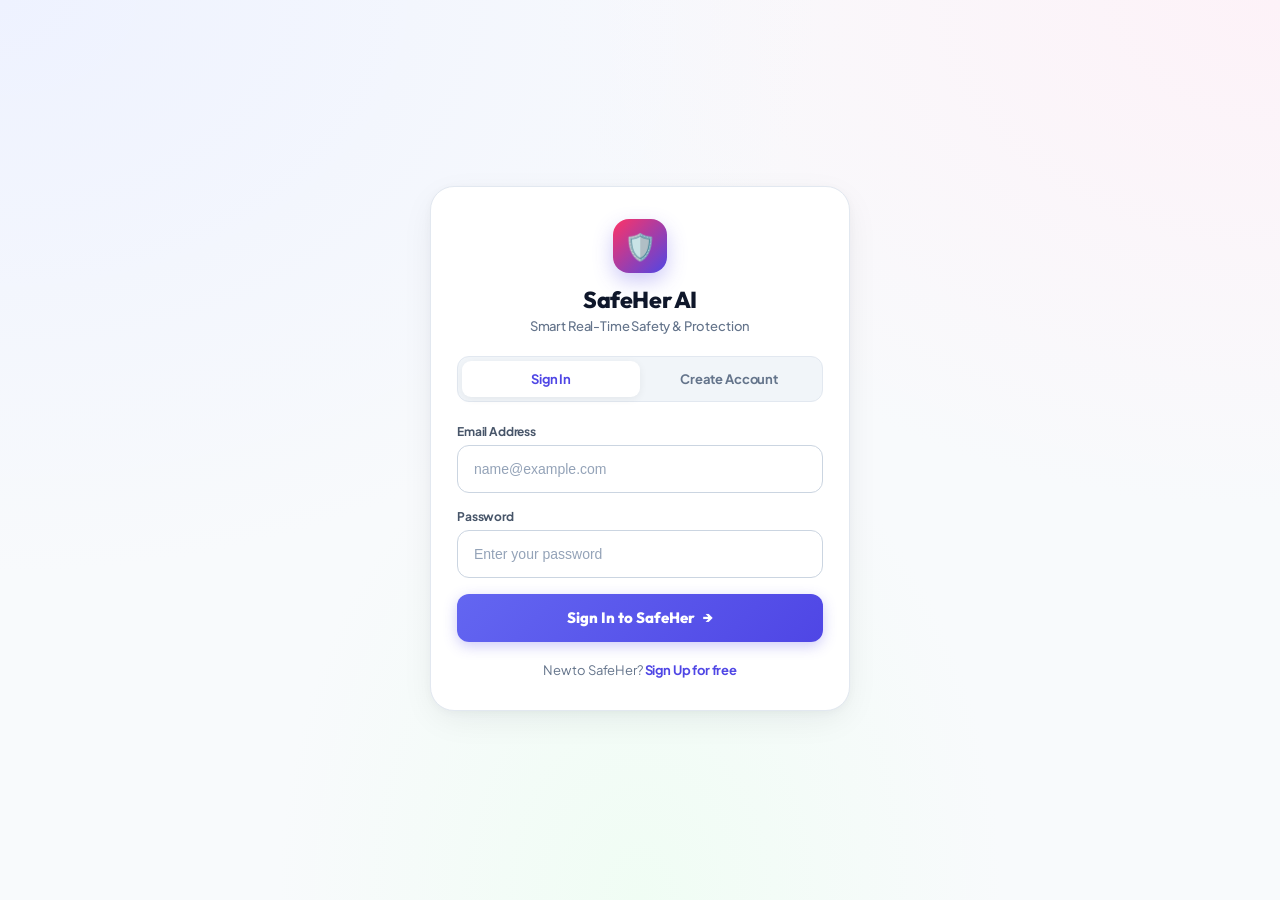
<file: templates/login.html>
<!DOCTYPE html>
<html lang="en">
<head>
  <meta charset="UTF-8">
  <meta name="viewport" content="width=device-width, initial-scale=1.0, maximum-scale=1.0, user-scalable=no, viewport-fit=cover">
  <title>SafeHer AI - Login & Access</title>
  <link rel="manifest" href="/manifest.json">
  <meta name="theme-color" content="#ffffff">
  <meta name="apple-mobile-web-app-capable" content="yes">
  <meta name="apple-mobile-web-app-status-bar-style" content="default">
  <link rel="preconnect" href="https://fonts.googleapis.com">
  <link rel="preconnect" href="https://fonts.gstatic.com" crossorigin>
  <link href="https://fonts.googleapis.com/css2?family=Outfit:wght@600;700;800;900&family=Plus+Jakarta+Sans:wght@400;500;600;700;800&display=swap" rel="stylesheet">
  <link rel="stylesheet" href="/static/css/style.css">
  <style>
    :root {
      --bg-page: #f8fafc;
      --primary-indigo: #4f46e5;
      --primary-gradient: linear-gradient(135deg, #6366f1, #4f46e5);
      --font-heading: 'Outfit', -apple-system, sans-serif;
      --font-main: 'Plus Jakarta Sans', -apple-system, sans-serif;
    }
    * {
      box-sizing: border-box;
      margin: 0;
      padding: 0;
      -webkit-tap-highlight-color: transparent;
    }
    body.auth-page {
      min-height: 100vh;
      min-height: 100dvh;
      display: flex;
      flex-direction: column;
      align-items: center;
      justify-content: center;
      padding: max(20px, env(safe-area-inset-top)) max(18px, env(safe-area-inset-right)) max(24px, env(safe-area-inset-bottom)) max(18px, env(safe-area-inset-left));
      background-color: var(--bg-page);
      background-image: 
        radial-gradient(at 0% 0%, #eef2ff 0px, transparent 45%),
        radial-gradient(at 100% 0%, #fdf2f8 0px, transparent 40%),
        radial-gradient(at 50% 100%, #f0fdf4 0px, transparent 40%);
      background-attachment: fixed;
      font-family: var(--font-main);
      color: #0f172a;
    }
    .auth-container {
      width: 100%;
      max-width: 420px;
      margin: auto 0;
    }
    .auth-card {
      background: #ffffff;
      border: 1px solid #e2e8f0;
      border-radius: 24px;
      padding: 32px 26px;
      box-shadow: 0 10px 35px -5px rgba(15, 23, 42, 0.08), 0 2px 8px rgba(0, 0, 0, 0.03);
    }
    .auth-header {
      text-align: center;
      margin-bottom: 22px;
    }
    .auth-icon-badge {
      width: 54px;
      height: 54px;
      border-radius: 16px;
      background: linear-gradient(135deg, #ff3366, #4f46e5);
      display: flex;
      align-items: center;
      justify-content: center;
      font-size: 26px;
      margin: 0 auto 12px auto;
      box-shadow: 0 8px 20px rgba(79, 70, 229, 0.28);
    }
    .auth-title {
      font-family: var(--font-heading);
      font-size: 23px;
      font-weight: 800;
      letter-spacing: -0.02em;
      color: #0f172a;
    }
    .auth-sub {
      font-size: 13px;
      color: #64748b;
      margin-top: 4px;
      font-weight: 500;
    }
    /* Segmented Tab Switcher (Sign In vs Sign Up) */
    .auth-nav-tabs {
      display: flex;
      background: #f1f5f9;
      padding: 4px;
      border-radius: 12px;
      margin-bottom: 22px;
      border: 1px solid #e2e8f0;
    }
    .auth-tab-btn {
      flex: 1;
      text-align: center;
      padding: 10px 0;
      font-size: 13px;
      font-weight: 700;
      color: #64748b;
      text-decoration: none;
      border-radius: 9px;
      transition: all 0.2s cubic-bezier(0.16, 1, 0.3, 1);
      display: block;
    }
    .auth-tab-btn.active {
      background: #ffffff;
      color: var(--primary-indigo);
      box-shadow: 0 2px 8px rgba(0, 0, 0, 0.06);
    }
    .form-group {
      margin-bottom: 16px;
    }
    .form-group label {
      display: block;
      font-size: 12px;
      font-weight: 700;
      color: #334155;
      margin-bottom: 6px;
    }
    /* 16px input size is CRITICAL on iOS Safari to prevent auto-zoom */
    .auth-input {
      width: 100%;
      height: 48px;
      padding: 0 16px;
      background: #ffffff;
      border: 1.5px solid #cbd5e1;
      border-radius: 12px;
      color: #0f172a;
      font-size: 16px;
      outline: none;
      transition: all 0.2s ease;
      -webkit-appearance: none;
    }
    .auth-input::placeholder {
      color: #94a3b8;
      font-size: 14px;
    }
    .auth-input:focus {
      border-color: var(--primary-indigo);
      box-shadow: 0 0 0 3px rgba(79, 70, 229, 0.12);
    }
    .btn-submit {
      width: 100%;
      height: 48px;
      background: var(--primary-gradient);
      color: #ffffff;
      font-family: var(--font-heading);
      font-size: 15px;
      font-weight: 800;
      border: none;
      border-radius: 12px;
      cursor: pointer;
      margin-top: 10px;
      box-shadow: 0 4px 14px rgba(79, 70, 229, 0.28);
      transition: all 0.2s ease;
      display: flex;
      align-items: center;
      justify-content: center;
      gap: 8px;
      touch-action: manipulation;
    }
    .btn-submit:hover, .btn-submit:active {
      transform: translateY(-1px);
      box-shadow: 0 6px 18px rgba(79, 70, 229, 0.35);
    }
    .auth-footer {
      text-align: center;
      margin-top: 20px;
      font-size: 13px;
      color: #64748b;
    }
    .auth-footer a {
      color: var(--primary-indigo);
      font-weight: 700;
      text-decoration: none;
    }
    .alert-error {
      display: none;
      background: #fee2e2;
      border: 1px solid #fca5a5;
      color: #b91c1c;
      font-size: 13px;
      font-weight: 600;
      padding: 10px 14px;
      border-radius: 10px;
      margin-bottom: 16px;
      text-align: center;
    }
  </style>
</head>
<body class="auth-page">

  <div class="auth-container">
    <div class="auth-card">
      <div class="auth-header">
        <div class="auth-icon-badge">🛡️</div>
        <h1 class="auth-title">SafeHer AI</h1>
        <p class="auth-sub">Smart Real-Time Safety & Protection</p>
      </div>

      <!-- Segmented Auth Tab Switcher -->
      <div class="auth-nav-tabs">
        <a href="/login" class="auth-tab-btn active">Sign In</a>
        <a href="/register" class="auth-tab-btn">Create Account</a>
      </div>

      <div id="login-error" class="alert-error"></div>

      <form id="form-login" method="POST" action="/api/auth/login">
        <div class="form-group">
          <label for="login-email">Email Address</label>
          <input type="email" id="login-email" name="email" class="auth-input" required placeholder="name@example.com" autocomplete="username email" inputmode="email">
        </div>
        <div class="form-group">
          <label for="login-password">Password</label>
          <input type="password" id="login-password" name="password" class="auth-input" required placeholder="Enter your password" autocomplete="current-password">
        </div>
        <button type="submit" id="btn-login-submit" class="btn-submit">
          <span>Sign In to SafeHer</span>
          <span>→</span>
        </button>
      </form>

      <div class="auth-footer">
        New to SafeHer? <a href="/register">Sign Up for free</a>
      </div>
    </div>
  </div>

  <script>
    const form = document.getElementById('form-login');
    const errBox = document.getElementById('login-error');
    const submitBtn = document.getElementById('btn-login-submit');

    form.addEventListener('submit', async (e) => {
      e.preventDefault();
      errBox.style.display = 'none';
      submitBtn.disabled = true;
      submitBtn.style.opacity = '0.7';

      const email = document.getElementById('login-email').value.trim();
      const password = document.getElementById('login-password').value;

      try {
        const resp = await fetch('/api/auth/login', {
          method: 'POST',
          headers: { 'Content-Type': 'application/json' },
          body: JSON.stringify({ email, password })
        });
        const data = await resp.json();

        if (data.success) {
          window.location.href = '/';
        } else {
          errBox.innerText = data.error || 'Invalid credentials. Please try again.';
          errBox.style.display = 'block';
          submitBtn.disabled = false;
          submitBtn.style.opacity = '1';
        }
      } catch (err) {
        if (!navigator.onLine) {
          errBox.innerText = '⚠️ Internet is required for the initial sign in. Once logged in, your session and SOS features work 100% offline!';
        } else {
          errBox.innerText = 'Network error. Please check connection.';
        }
        errBox.style.display = 'block';
        submitBtn.disabled = false;
        submitBtn.style.opacity = '1';
      }
    });
  </script>
</body>
</html>
</file>
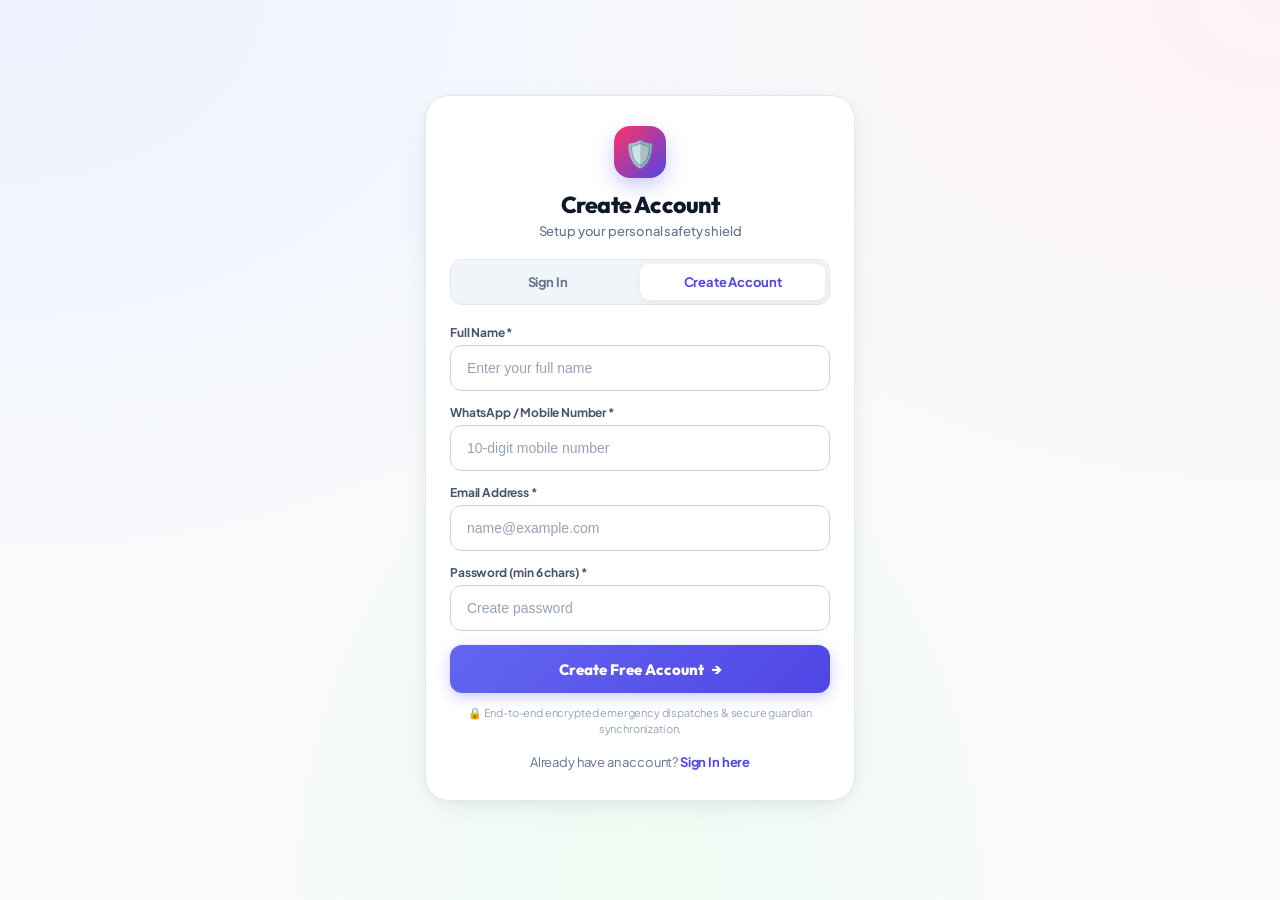
<file: templates/register.html>
<!DOCTYPE html>
<html lang="en">
<head>
  <meta charset="UTF-8">
  <meta name="viewport" content="width=device-width, initial-scale=1.0, maximum-scale=1.0, user-scalable=no, viewport-fit=cover">
  <title>SafeHer AI - Create Free Account</title>
  <link rel="manifest" href="/manifest.json">
  <meta name="theme-color" content="#ffffff">
  <meta name="apple-mobile-web-app-capable" content="yes">
  <meta name="apple-mobile-web-app-status-bar-style" content="default">
  <link rel="preconnect" href="https://fonts.googleapis.com">
  <link rel="preconnect" href="https://fonts.gstatic.com" crossorigin>
  <link href="https://fonts.googleapis.com/css2?family=Outfit:wght@600;700;800;900&family=Plus+Jakarta+Sans:wght@400;500;600;700;800&display=swap" rel="stylesheet">
  <link rel="stylesheet" href="/static/css/style.css">
  <style>
    :root {
      --bg-page: #f8fafc;
      --primary-indigo: #4f46e5;
      --primary-gradient: linear-gradient(135deg, #6366f1, #4f46e5);
      --font-heading: 'Outfit', -apple-system, sans-serif;
      --font-main: 'Plus Jakarta Sans', -apple-system, sans-serif;
    }
    * {
      box-sizing: border-box;
      margin: 0;
      padding: 0;
      -webkit-tap-highlight-color: transparent;
    }
    body.auth-page {
      min-height: 100vh;
      min-height: 100dvh;
      display: flex;
      flex-direction: column;
      align-items: center;
      justify-content: center;
      padding: max(20px, env(safe-area-inset-top)) max(18px, env(safe-area-inset-right)) max(24px, env(safe-area-inset-bottom)) max(18px, env(safe-area-inset-left));
      background-color: var(--bg-page);
      background-image: 
        radial-gradient(at 0% 0%, #eef2ff 0px, transparent 45%),
        radial-gradient(at 100% 0%, #fdf2f8 0px, transparent 40%),
        radial-gradient(at 50% 100%, #f0fdf4 0px, transparent 40%);
      background-attachment: fixed;
      font-family: var(--font-main);
      color: #0f172a;
    }
    .auth-container {
      width: 100%;
      max-width: 430px;
      margin: auto 0;
    }
    .auth-card {
      background: #ffffff;
      border: 1px solid #e2e8f0;
      border-radius: 24px;
      padding: 30px 24px;
      box-shadow: 0 10px 35px -5px rgba(15, 23, 42, 0.08), 0 2px 8px rgba(0, 0, 0, 0.03);
    }
    .auth-header {
      text-align: center;
      margin-bottom: 20px;
    }
    .auth-icon-badge {
      width: 52px;
      height: 52px;
      border-radius: 16px;
      background: linear-gradient(135deg, #ff3366, #4f46e5);
      display: flex;
      align-items: center;
      justify-content: center;
      font-size: 26px;
      margin: 0 auto 12px auto;
      box-shadow: 0 8px 20px rgba(79, 70, 229, 0.28);
    }
    .auth-title {
      font-family: var(--font-heading);
      font-size: 23px;
      font-weight: 800;
      letter-spacing: -0.02em;
      color: #0f172a;
    }
    .auth-sub {
      font-size: 13px;
      color: #64748b;
      margin-top: 4px;
      font-weight: 500;
    }
    /* Segmented Tab Switcher (Sign In vs Sign Up) */
    .auth-nav-tabs {
      display: flex;
      background: #f1f5f9;
      padding: 4px;
      border-radius: 12px;
      margin-bottom: 20px;
      border: 1px solid #e2e8f0;
    }
    .auth-tab-btn {
      flex: 1;
      text-align: center;
      padding: 10px 0;
      font-size: 13px;
      font-weight: 700;
      color: #64748b;
      text-decoration: none;
      border-radius: 9px;
      transition: all 0.2s cubic-bezier(0.16, 1, 0.3, 1);
      display: block;
    }
    .auth-tab-btn.active {
      background: #ffffff;
      color: var(--primary-indigo);
      box-shadow: 0 2px 8px rgba(0, 0, 0, 0.06);
    }
    .form-group {
      margin-bottom: 14px;
    }
    .form-group label {
      display: block;
      font-size: 12px;
      font-weight: 700;
      color: #334155;
      margin-bottom: 5px;
    }
    /* 16px font-size prevents iOS Safari auto-zooming */
    .auth-input {
      width: 100%;
      height: 46px;
      padding: 0 16px;
      background: #ffffff;
      border: 1.5px solid #cbd5e1;
      border-radius: 12px;
      color: #0f172a;
      font-size: 16px;
      outline: none;
      transition: all 0.2s ease;
      -webkit-appearance: none;
    }
    .auth-input::placeholder {
      color: #94a3b8;
      font-size: 14px;
    }
    .auth-input:focus {
      border-color: var(--primary-indigo);
      box-shadow: 0 0 0 3px rgba(79, 70, 229, 0.12);
    }
    .btn-submit {
      width: 100%;
      height: 48px;
      background: var(--primary-gradient);
      color: #ffffff;
      font-family: var(--font-heading);
      font-size: 15px;
      font-weight: 800;
      border: none;
      border-radius: 12px;
      cursor: pointer;
      margin-top: 10px;
      box-shadow: 0 4px 14px rgba(79, 70, 229, 0.28);
      transition: all 0.2s ease;
      display: flex;
      align-items: center;
      justify-content: center;
      gap: 8px;
      touch-action: manipulation;
    }
    .btn-submit:hover, .btn-submit:active {
      transform: translateY(-1px);
      box-shadow: 0 6px 18px rgba(79, 70, 229, 0.35);
    }
    .auth-footer {
      text-align: center;
      margin-top: 18px;
      font-size: 13px;
      color: #64748b;
    }
    .auth-footer a {
      color: var(--primary-indigo);
      font-weight: 700;
      text-decoration: none;
    }
    .alert-error {
      display: none;
      background: #fee2e2;
      border: 1px solid #fca5a5;
      color: #b91c1c;
      font-size: 13px;
      font-weight: 600;
      padding: 10px 14px;
      border-radius: 10px;
      margin-bottom: 16px;
      text-align: center;
    }
    .privacy-notice {
      font-size: 11px;
      color: #94a3b8;
      text-align: center;
      margin-top: 12px;
      line-height: 1.4;
    }
  </style>
</head>
<body class="auth-page">

  <div class="auth-container">
    <div class="auth-card">
      <div class="auth-header">
        <div class="auth-icon-badge">🛡️</div>
        <h1 class="auth-title">Create Account</h1>
        <p class="auth-sub">Setup your personal safety shield</p>
      </div>

      <!-- Segmented Auth Tab Switcher -->
      <div class="auth-nav-tabs">
        <a href="/login" class="auth-tab-btn">Sign In</a>
        <a href="/register" class="auth-tab-btn active">Create Account</a>
      </div>

      <div id="reg-error" class="alert-error"></div>

      <form id="form-register" method="POST" action="/api/auth/register">
        <div class="form-group">
          <label for="reg-name">Full Name *</label>
          <input type="text" id="reg-name" name="name" class="auth-input" required placeholder="Enter your full name" autocomplete="name">
        </div>
        <div class="form-group">
          <label for="reg-phone">WhatsApp / Mobile Number *</label>
          <input type="tel" id="reg-phone" name="phone" class="auth-input" required placeholder="10-digit mobile number" autocomplete="tel" inputmode="tel" maxlength="14">
        </div>
        <div class="form-group">
          <label for="reg-email">Email Address *</label>
          <input type="email" id="reg-email" name="email" class="auth-input" required placeholder="name@example.com" autocomplete="username email" inputmode="email">
        </div>
        <div class="form-group">
          <label for="reg-password">Password (min 6 chars) *</label>
          <input type="password" id="reg-password" name="password" class="auth-input" required placeholder="Create password" autocomplete="new-password">
        </div>

        <button type="submit" id="btn-reg-submit" class="btn-submit">
          <span>Create Free Account</span>
          <span>→</span>
        </button>
      </form>

      <p class="privacy-notice">
        🔒 End-to-end encrypted emergency dispatches & secure guardian synchronization.
      </p>

      <div class="auth-footer">
        Already have an account? <a href="/login">Sign In here</a>
      </div>
    </div>
  </div>

  <script>
    const form = document.getElementById('form-register');
    const errBox = document.getElementById('reg-error');
    const submitBtn = document.getElementById('btn-reg-submit');

    form.addEventListener('submit', async (e) => {
      e.preventDefault();
      errBox.style.display = 'none';
      submitBtn.disabled = true;
      submitBtn.style.opacity = '0.7';

      const name = document.getElementById('reg-name').value.trim();
      const phone = document.getElementById('reg-phone').value.trim();
      const email = document.getElementById('reg-email').value.trim();
      const password = document.getElementById('reg-password').value;

      try {
        const resp = await fetch('/api/auth/register', {
          method: 'POST',
          headers: { 'Content-Type': 'application/json' },
          body: JSON.stringify({ name, email, phone, password })
        });
        const data = await resp.json();

        if (data.success) {
          window.location.href = '/';
        } else {
          errBox.innerText = data.error || 'Registration failed. Please check inputs.';
          errBox.style.display = 'block';
          submitBtn.disabled = false;
          submitBtn.style.opacity = '1';
        }
      } catch (err) {
        if (!navigator.onLine) {
          errBox.innerText = '⚠️ Internet is required once to create your secure account. After registering, all SOS features work 100% offline!';
        } else {
          errBox.innerText = 'Network error. Please try again.';
        }
        errBox.style.display = 'block';
        submitBtn.disabled = false;
        submitBtn.style.opacity = '1';
      }
    });
  </script>
</body>
</html>
</file>
<file: static/css/style.css>
/* ==========================================================================
   SAFEHER AI - PREMIUM SAAS LIGHT DESIGN SYSTEM
   Ultra-Clean White-Base Mobile Application Aesthetics (iOS / Linear / Stripe Vibe)
   ========================================================================== */

:root {
  /* White-Base Surfaces & Cards */
  --bg-page: #f8fafc;
  --bg-card: #ffffff;
  --bg-card-hover: #f1f5f9;
  --bg-subtle: #f8fafc;
  --bg-glass: rgba(255, 255, 255, 0.88);
  --border-subtle: #e2e8f0;
  --border-card: #e2e8f0;
  --border-focus: #6366f1;
  --border-glow: rgba(99, 102, 241, 0.25);

  /* Primary Brand SaaS Indigo & Accents */
  --primary-indigo: #4f46e5;
  --primary-indigo-hover: #4338ca;
  --primary-indigo-light: #eef2ff;
  --primary-gradient: linear-gradient(135deg, #6366f1, #4f46e5);
  
  /* Emergency SOS Coral Crimson */
  --sos-red: #ef4444;
  --sos-red-dark: #dc2626;
  --sos-gradient: linear-gradient(135deg, #ff3366, #e11d48);
  --sos-shadow: 0 12px 32px -4px rgba(225, 29, 72, 0.35);
  --sos-glow-ring: rgba(244, 63, 94, 0.22);

  /* Functional Status Colors */
  --color-emerald: #10b981;
  --color-emerald-bg: #ecfdf5;
  --color-amber: #f59e0b;
  --color-amber-bg: #fffbeb;
  --color-cyan: #0ea5e9;
  --color-purple: #8b5cf6;

  /* Typography & Slate Scale */
  --text-primary: #0f172a;    /* Slate-900 (High contrast) */
  --text-secondary: #475569;  /* Slate-600 */
  --text-muted: #94a3b8;      /* Slate-400 */
  --text-inverse: #ffffff;

  /* Typography Fonts */
  --font-main: 'Plus Jakarta Sans', -apple-system, BlinkMacSystemFont, 'Segoe UI', Roboto, sans-serif;
  --font-heading: 'Outfit', -apple-system, sans-serif;
  --font-mono: 'JetBrains Mono', monospace;

  /* Spacing & Radii */
  --bottom-nav-height: 70px;
  --header-height: 64px;
  --radius-xs: 6px;
  --radius-sm: 10px;
  --radius-md: 16px;
  --radius-lg: 22px;
  --radius-full: 9999px;

  /* Premium Box Shadows */
  --shadow-card: 0 1px 3px 0 rgba(0, 0, 0, 0.03), 0 4px 16px -2px rgba(15, 23, 42, 0.05);
  --shadow-card-hover: 0 4px 20px -2px rgba(15, 23, 42, 0.08);
  --shadow-floating: 0 10px 30px -5px rgba(15, 23, 42, 0.08), 0 4px 12px -2px rgba(15, 23, 42, 0.04);
  --shadow-modal: 0 25px 50px -12px rgba(15, 23, 42, 0.25);
  --transition-smooth: all 0.22s cubic-bezier(0.16, 1, 0.3, 1);
}

/* Base Reset */
* {
  margin: 0;
  padding: 0;
  box-sizing: border-box;
  -webkit-tap-highlight-color: transparent;
}

body {
  font-family: var(--font-main);
  background-color: var(--bg-page);
  color: var(--text-primary);
  min-height: 100vh;
  min-height: 100dvh;
  display: flex;
  flex-direction: column;
  overflow-x: hidden;
  background-image: 
    radial-gradient(at 0% 0%, #eef2ff 0px, transparent 45%),
    radial-gradient(at 100% 0%, #fdf2f8 0px, transparent 40%),
    radial-gradient(at 50% 100%, #f0fdf4 0px, transparent 40%);
  background-attachment: fixed;
  letter-spacing: -0.01em;
  -webkit-font-smoothing: antialiased;
}

/* ==========================================================================
   NATIVE APP SPLASH SCREEN
   ========================================================================== */
.splash-screen {
  position: fixed;
  inset: 0;
  background: #ffffff;
  z-index: 100000;
  display: flex;
  flex-direction: column;
  align-items: center;
  justify-content: center;
  padding: 24px;
  transition: opacity 0.45s ease-out, visibility 0.45s ease-out;
}

.splash-screen.fade-out {
  opacity: 0;
  visibility: hidden;
  pointer-events: none;
}

.splash-content {
  display: flex;
  flex-direction: column;
  align-items: center;
  text-align: center;
  max-width: 340px;
}

.splash-logo-pulse {
  position: relative;
  width: 96px;
  height: 96px;
  display: flex;
  align-items: center;
  justify-content: center;
  margin-bottom: 24px;
}

.splash-icon {
  width: 76px;
  height: 76px;
  border-radius: 22px;
  background: linear-gradient(135deg, #ff3366, #4f46e5);
  display: flex;
  align-items: center;
  justify-content: center;
  font-size: 38px;
  box-shadow: 0 12px 30px -4px rgba(79, 70, 229, 0.4);
  animation: splashPop 0.8s cubic-bezier(0.16, 1, 0.3, 1) forwards;
}

@keyframes splashPop {
  0% { transform: scale(0.6); opacity: 0; }
  100% { transform: scale(1); opacity: 1; }
}

.splash-title {
  font-family: var(--font-heading);
  font-size: 28px;
  font-weight: 800;
  letter-spacing: -0.03em;
  color: #0f172a;
  margin-bottom: 6px;
}

.splash-tagline {
  font-size: 13px;
  color: #64748b;
  font-weight: 500;
  margin-bottom: 32px;
}

.splash-loader {
  width: 140px;
  height: 4px;
  background: #f1f5f9;
  border-radius: 4px;
  overflow: hidden;
  position: relative;
}

.splash-loader-bar {
  width: 40%;
  height: 100%;
  background: linear-gradient(90deg, #4f46e5, #ec4899);
  border-radius: 4px;
  position: absolute;
  animation: splashIndeterminate 1.4s infinite ease-in-out;
}

@keyframes splashIndeterminate {
  0% { left: -40%; width: 40%; }
  50% { left: 40%; width: 50%; }
  100% { left: 100%; width: 40%; }
}

.splash-footer {
  position: absolute;
  bottom: 28px;
  font-size: 11px;
  color: #94a3b8;
  font-weight: 600;
  letter-spacing: 0.5px;
}

/* ==========================================================================
   APP HEADER (FROSTED WHITE)
   ========================================================================== */
.app-header {
  height: calc(var(--header-height) + env(safe-area-inset-top, 0px));
  display: flex;
  align-items: center;
  justify-content: space-between;
  padding-top: env(safe-area-inset-top, 0px);
  padding-left: max(16px, env(safe-area-inset-left, 0px));
  padding-right: max(16px, env(safe-area-inset-right, 0px));
  padding-bottom: 0;
  background: rgba(255, 255, 255, 0.94);
  backdrop-filter: blur(20px);
  -webkit-backdrop-filter: blur(20px);
  border-bottom: 1px solid var(--border-subtle);
  position: sticky;
  top: 0;
  z-index: 1000;
  box-shadow: 0 1px 3px rgba(0, 0, 0, 0.02);
}

.brand-wrapper {
  display: flex;
  align-items: center;
  gap: 10px;
}

.brand-shield {
  width: 36px;
  height: 36px;
  border-radius: 10px;
  background: linear-gradient(135deg, #ff3366, #4f46e5);
  display: flex;
  align-items: center;
  justify-content: center;
  font-size: 18px;
  box-shadow: 0 4px 12px rgba(79, 70, 229, 0.25);
}

.brand-info h1 {
  font-family: var(--font-heading);
  font-size: 18px;
  font-weight: 800;
  letter-spacing: -0.02em;
  color: #0f172a;
  line-height: 1.1;
}

.brand-status {
  display: flex;
  align-items: center;
  gap: 5px;
  font-size: 11px;
  color: #059669;
  font-weight: 600;
}

.pulse-dot {
  width: 7px;
  height: 7px;
  border-radius: 50%;
  background: #10b981;
  box-shadow: 0 0 6px rgba(16, 185, 129, 0.6);
  animation: pulseGreen 2s infinite;
}

@keyframes pulseGreen {
  0%, 100% { opacity: 1; transform: scale(1); }
  50% { opacity: 0.5; transform: scale(0.85); }
}

.header-actions {
  display: flex;
  align-items: center;
  gap: 8px;
}

.battery-pill {
  display: flex;
  align-items: center;
  gap: 5px;
  font-family: var(--font-mono);
  font-size: 11px;
  font-weight: 600;
  padding: 5px 10px;
  background: #ffffff;
  border: 1px solid var(--border-subtle);
  border-radius: var(--radius-full);
  color: #334155;
  box-shadow: 0 1px 2px rgba(0, 0, 0, 0.04);
}

.battery-pill.low {
  border-color: #f59e0b;
  color: #d97706;
  background: #fffbeb;
}

.btn-install {
  display: none;
  background: var(--primary-gradient);
  color: #ffffff;
  font-weight: 700;
  font-size: 11px;
  border: none;
  padding: 6px 12px;
  border-radius: var(--radius-full);
  cursor: pointer;
  align-items: center;
  gap: 4px;
  box-shadow: 0 2px 8px rgba(79, 70, 229, 0.25);
  transition: var(--transition-smooth);
}

.btn-install:hover {
  transform: translateY(-1px);
  box-shadow: 0 4px 12px rgba(79, 70, 229, 0.35);
}

/* Low Battery Alert Banner */
.alert-banner {
  display: none;
  background: #fffbeb;
  border-bottom: 1px solid #fde68a;
  padding: 10px 16px;
  font-size: 12px;
  font-weight: 600;
  color: #92400e;
  align-items: center;
  justify-content: space-between;
}

.alert-banner button {
  background: #f59e0b;
  color: #ffffff;
  border: none;
  padding: 4px 10px;
  border-radius: var(--radius-xs);
  font-weight: 700;
  cursor: pointer;
}

/* ==========================================================================
   MAIN CONTENT & TAB VIEWS
   ========================================================================== */
.main-content {
  flex: 1;
  max-width: 580px;
  width: 100%;
  margin: 0 auto;
  box-sizing: border-box;
  padding: 16px max(14px, env(safe-area-inset-right, 0px)) calc(var(--bottom-nav-height) + env(safe-area-inset-bottom, 0px) + 24px) max(14px, env(safe-area-inset-left, 0px));
}

.view-tab {
  display: none;
  animation: fadeIn 0.24s cubic-bezier(0.16, 1, 0.3, 1);
}

.view-tab.active {
  display: block;
}

@keyframes fadeIn {
  from { opacity: 0; transform: translateY(6px); }
  to { opacity: 1; transform: translateY(0); }
}

/* Glassmorphism White Card Utility */
.glass-card {
  background: var(--bg-card);
  border: 1px solid var(--border-card);
  border-radius: var(--radius-md);
  padding: 18px;
  margin-bottom: 14px;
  box-shadow: var(--shadow-card);
  transition: var(--transition-smooth);
}

.glass-card:hover {
  box-shadow: var(--shadow-card-hover);
}

.card-title {
  font-family: var(--font-heading);
  font-size: 15px;
  font-weight: 700;
  letter-spacing: -0.01em;
  color: #0f172a;
  display: flex;
  align-items: center;
  justify-content: space-between;
  margin-bottom: 12px;
}

/* ==========================================================================
   VIEW 1: HOME / SOS HERO SYSTEM
   ========================================================================== */
.sos-hero-container {
  display: flex;
  flex-direction: column;
  align-items: center;
  justify-content: center;
  padding: 20px 0 28px 0;
  position: relative;
}

.sos-radar-wrapper {
  position: relative;
  width: 230px;
  height: 230px;
  display: flex;
  align-items: center;
  justify-content: center;
}

.radar-ring {
  position: absolute;
  border-radius: 50%;
  border: 1.5px solid var(--sos-glow-ring);
  opacity: 0;
  animation: ripple 3s infinite cubic-bezier(0.16, 1, 0.3, 1);
}

.ring-1 { width: 100%; height: 100%; animation-delay: 0s; }
.ring-2 { width: 100%; height: 100%; animation-delay: 1s; }
.ring-3 { width: 100%; height: 100%; animation-delay: 2s; }

@keyframes ripple {
  0% { transform: scale(0.72); opacity: 0.8; }
  100% { transform: scale(1.35); opacity: 0; }
}

.btn-sos {
  position: relative;
  width: 168px;
  height: 168px;
  border-radius: 50%;
  border: 5px solid #ffffff;
  background: var(--sos-gradient);
  color: #ffffff;
  cursor: pointer;
  display: flex;
  flex-direction: column;
  align-items: center;
  justify-content: center;
  box-shadow: 
    var(--sos-shadow),
    0 4px 10px rgba(0, 0, 0, 0.08),
    inset 0 3px 6px rgba(255, 255, 255, 0.4);
  transition: transform 0.15s cubic-bezier(0.16, 1, 0.3, 1), box-shadow 0.15s ease;
  user-select: none;
  z-index: 2;
}

.btn-sos:hover {
  transform: scale(1.02);
  box-shadow: 0 16px 40px -4px rgba(225, 29, 72, 0.45);
}

.btn-sos:active {
  transform: scale(0.93);
  box-shadow: 0 6px 20px -2px rgba(225, 29, 72, 0.3);
}

.sos-text {
  font-family: var(--font-heading);
  font-size: 38px;
  font-weight: 900;
  letter-spacing: 2px;
  line-height: 1;
}

.sos-subtext {
  font-size: 11px;
  font-weight: 700;
  text-transform: uppercase;
  letter-spacing: 1.2px;
  margin-top: 4px;
  opacity: 0.95;
}

.sos-instructions {
  text-align: center;
  margin-top: 14px;
  font-size: 13px;
  color: var(--text-secondary);
  font-weight: 500;
}

/* Live GPS Bar */
.gps-bar {
  display: flex;
  align-items: center;
  justify-content: space-between;
  padding: 10px 14px;
  background: #ffffff;
  border: 1px solid var(--border-subtle);
  border-radius: var(--radius-sm);
  font-size: 12px;
  font-weight: 600;
  color: #334155;
  box-shadow: 0 1px 2px rgba(0, 0, 0, 0.02);
  margin-bottom: 14px;
}

/* Quick Sensors Pill Bar */
.sensor-pill-grid {
  display: grid;
  grid-template-columns: 1fr 1fr;
  gap: 10px;
  margin-bottom: 14px;
}

.sensor-toggle-card {
  background: #ffffff;
  border: 1px solid var(--border-subtle);
  border-radius: var(--radius-md);
  padding: 12px 14px;
  display: flex;
  align-items: center;
  justify-content: space-between;
  box-shadow: 0 1px 3px rgba(0, 0, 0, 0.02);
  transition: var(--transition-smooth);
}

.sensor-toggle-card:hover {
  border-color: #cbd5e1;
}

.sensor-info {
  display: flex;
  align-items: center;
  gap: 10px;
}

.sensor-icon {
  font-size: 20px;
}

.sensor-name {
  font-size: 13px;
  font-weight: 700;
  color: #0f172a;
}

.sensor-sub {
  font-size: 11px;
  color: #64748b;
}

/* iOS Style Switch Toggle */
.switch {
  position: relative;
  display: inline-block;
  width: 44px;
  height: 24px;
}

.switch input { opacity: 0; width: 0; height: 0; }

.slider {
  position: absolute;
  cursor: pointer;
  top: 0; left: 0; right: 0; bottom: 0;
  background-color: #cbd5e1;
  transition: 0.25s cubic-bezier(0.16, 1, 0.3, 1);
  border-radius: 24px;
}

.slider:before {
  position: absolute;
  content: "";
  height: 18px; width: 18px;
  left: 3px; bottom: 3px;
  background-color: #ffffff;
  transition: 0.25s cubic-bezier(0.16, 1, 0.3, 1);
  border-radius: 50%;
  box-shadow: 0 2px 4px rgba(0, 0, 0, 0.2);
}

input:checked + .slider {
  background: var(--primary-gradient);
}

input:checked + .slider:before {
  transform: translateX(20px);
}

/* Quick Emergency Helplines */
.helpline-grid {
  display: grid;
  grid-template-columns: repeat(3, 1fr);
  gap: 8px;
}

.helpline-btn {
  background: #ffffff;
  border: 1px solid var(--border-subtle);
  border-radius: var(--radius-sm);
  padding: 12px 6px;
  display: flex;
  flex-direction: column;
  align-items: center;
  justify-content: center;
  color: var(--text-primary);
  text-decoration: none;
  box-shadow: 0 1px 2px rgba(0, 0, 0, 0.02);
  transition: var(--transition-smooth);
}

.helpline-btn:hover, .helpline-btn:active {
  background: #f8fafc;
  border-color: #cbd5e1;
  transform: translateY(-2px);
  box-shadow: 0 4px 12px rgba(0, 0, 0, 0.05);
}

.helpline-num {
  font-family: var(--font-heading);
  font-size: 20px;
  font-weight: 800;
  color: var(--primary-indigo);
  letter-spacing: -0.02em;
}

.helpline-label {
  font-size: 11px;
  color: var(--text-secondary);
  font-weight: 600;
  margin-top: 2px;
}

/* ==========================================================================
   VIEW 2: SAFE ROUTE & NAVIGATION MAP (LIGHT CRISP OSM)
   ========================================================================== */
.map-wrapper {
  height: clamp(400px, calc(100vh - 280px), 620px);
  min-height: 400px;
  width: 100%;
  border-radius: var(--radius-md);
  overflow: hidden;
  position: relative;
  border: 1px solid var(--border-subtle);
  margin-bottom: 14px;
  background: #f1f5f9;
  box-shadow: var(--shadow-card);
  transition: all 0.3s cubic-bezier(0.16, 1, 0.3, 1);
}

.map-wrapper.map-fullscreen {
  position: fixed !important;
  top: 0 !important;
  left: 0 !important;
  right: 0 !important;
  bottom: 0 !important;
  width: 100vw !important;
  height: 100vh !important;
  max-height: none !important;
  z-index: 99999 !important;
  border-radius: 0 !important;
  margin: 0 !important;
  border: none !important;
}

#leaflet-map, #guardian-map {
  width: 100%;
  height: 100%;
  min-height: 380px;
  background: #f1f5f9;
}

/* Standard Natural OSM Tiles - Clean, Crisp & High Legibility */
#leaflet-map .leaflet-tile, #guardian-map .leaflet-tile {
  filter: none;
}

.map-controls-floating {
  position: absolute;
  top: 12px;
  left: 12px;
  right: 12px;
  z-index: 1000;
  display: flex;
  gap: 8px;
}

.map-preset-chips {
  display: flex;
  gap: 6px;
  overflow-x: auto;
  white-space: nowrap;
  padding: 4px 2px;
  -webkit-overflow-scrolling: touch;
  scrollbar-width: none;
}
.map-preset-chips::-webkit-scrollbar { display: none; }

.map-chip {
  background: #ffffff;
  border: 1px solid var(--border-subtle);
  color: #334155;
  padding: 5px 12px;
  border-radius: var(--radius-full);
  font-size: 11px;
  font-weight: 600;
  cursor: pointer;
  white-space: nowrap;
  box-shadow: 0 1px 2px rgba(0, 0, 0, 0.04);
  transition: all 0.2s ease;
}

.map-chip:hover, .map-chip:active {
  background: var(--primary-indigo-light);
  border-color: var(--primary-indigo);
  color: var(--primary-indigo);
  transform: translateY(-1px);
}

.map-status-pill {
  position: absolute;
  bottom: 14px;
  left: 50%;
  transform: translateX(-50%);
  z-index: 1000;
  background: rgba(255, 255, 255, 0.95);
  backdrop-filter: blur(8px);
  border: 1px solid var(--border-subtle);
  padding: 5px 14px;
  border-radius: var(--radius-full);
  display: flex;
  align-items: center;
  gap: 6px;
  font-size: 11px;
  font-weight: 700;
  color: #0f172a;
  pointer-events: none;
  box-shadow: 0 4px 15px rgba(0, 0, 0, 0.08);
}

.live-pulse-dot {
  width: 7px;
  height: 7px;
  border-radius: 50%;
  background: #10b981;
  box-shadow: 0 0 8px rgba(16, 185, 129, 0.6);
  animation: pulse-ring 1.8s infinite;
}

.map-search-input {
  flex: 1;
  background: rgba(255, 255, 255, 0.96);
  backdrop-filter: blur(14px);
  border: 1.5px solid var(--border-subtle);
  border-radius: var(--radius-sm);
  padding: 10px 14px;
  color: #0f172a;
  font-size: 13px;
  outline: none;
  box-shadow: 0 4px 12px rgba(0, 0, 0, 0.05);
  transition: var(--transition-smooth);
}

.map-search-input::placeholder {
  color: #94a3b8;
}

.map-search-input:focus {
  border-color: var(--primary-indigo);
  box-shadow: 0 0 0 3px rgba(79, 70, 229, 0.12);
}

.btn-icon-map {
  background: rgba(255, 255, 255, 0.96);
  backdrop-filter: blur(14px);
  border: 1.5px solid var(--border-subtle);
  border-radius: var(--radius-sm);
  width: 42px;
  height: 42px;
  display: flex;
  align-items: center;
  justify-content: center;
  cursor: pointer;
  color: #0f172a;
  font-size: 16px;
  box-shadow: 0 4px 12px rgba(0, 0, 0, 0.05);
  transition: all 0.2s ease;
}

.btn-icon-map:hover, .btn-icon-map:active {
  border-color: var(--primary-indigo);
  color: var(--primary-indigo);
  background: #ffffff;
  transform: scale(1.04);
}

.route-stats-card {
  display: flex;
  align-items: center;
  justify-content: space-between;
  padding: 14px 16px;
  background: #ffffff;
  border-radius: var(--radius-sm);
  border: 1px solid var(--border-subtle);
  box-shadow: var(--shadow-card);
}

.stat-item {
  display: flex;
  flex-direction: column;
}

.stat-val {
  font-family: var(--font-heading);
  font-size: 18px;
  font-weight: 800;
  color: var(--primary-indigo);
}

.stat-label {
  font-size: 11px;
  color: var(--text-secondary);
  font-weight: 600;
}

.btn-share-trip {
  background: #10b981;
  color: #ffffff;
  font-weight: 700;
  font-size: 13px;
  border: none;
  border-radius: var(--radius-sm);
  padding: 10px 16px;
  display: flex;
  align-items: center;
  gap: 6px;
  cursor: pointer;
  box-shadow: 0 2px 8px rgba(16, 185, 129, 0.25);
  transition: var(--transition-smooth);
}

.btn-share-trip:hover {
  background: #059669;
  transform: translateY(-1px);
}

/* ==========================================================================
   VIEW 3: AI SAFETY ASSISTANT
   ========================================================================== */
.language-selector {
  display: flex;
  gap: 8px;
  margin-bottom: 12px;
}

.lang-chip {
  flex: 1;
  padding: 8px;
  background: #f1f5f9;
  border: 1px solid #e2e8f0;
  border-radius: var(--radius-sm);
  color: #475569;
  font-size: 12px;
  font-weight: 700;
  cursor: pointer;
  text-align: center;
  transition: var(--transition-smooth);
}

.lang-chip.active {
  background: var(--primary-indigo-light);
  border-color: var(--primary-indigo);
  color: var(--primary-indigo);
}

.chat-box {
  height: 380px;
  overflow-y: auto;
  padding: 14px;
  display: flex;
  flex-direction: column;
  gap: 12px;
  background: #f8fafc;
  border-radius: var(--radius-sm);
  border: 1px solid var(--border-subtle);
  margin-bottom: 12px;
}

.chat-bubble {
  max-width: 85%;
  padding: 12px 16px;
  border-radius: var(--radius-md);
  font-size: 13px;
  line-height: 1.5;
  white-space: pre-wrap;
}

.chat-bubble.bot {
  align-self: flex-start;
  background: #ffffff;
  border: 1px solid var(--border-subtle);
  color: #0f172a;
  border-bottom-left-radius: 4px;
  box-shadow: 0 1px 3px rgba(0, 0, 0, 0.04);
}

.chat-bubble.user {
  align-self: flex-end;
  background: var(--primary-gradient);
  color: #ffffff;
  font-weight: 500;
  border-bottom-right-radius: 4px;
  box-shadow: 0 4px 12px rgba(79, 70, 229, 0.2);
}

.chat-quick-chips {
  display: flex;
  gap: 6px;
  overflow-x: auto;
  padding-bottom: 8px;
  margin-bottom: 8px;
  scrollbar-width: none;
}
.chat-quick-chips::-webkit-scrollbar { display: none; }

.quick-chip {
  white-space: nowrap;
  font-size: 11px;
  font-weight: 600;
  background: #ffffff;
  border: 1px solid var(--border-subtle);
  border-radius: var(--radius-full);
  padding: 6px 12px;
  color: #475569;
  cursor: pointer;
  box-shadow: 0 1px 2px rgba(0, 0, 0, 0.03);
  transition: all 0.2s ease;
}

.quick-chip:hover {
  border-color: var(--primary-indigo);
  color: var(--primary-indigo);
  background: var(--primary-indigo-light);
}

.chat-input-row {
  display: flex;
  gap: 8px;
}

.chat-input {
  flex: 1;
  background: #ffffff;
  border: 1.5px solid #cbd5e1;
  border-radius: var(--radius-sm);
  padding: 11px 14px;
  color: #0f172a;
  font-size: 13px;
  outline: none;
  transition: var(--transition-smooth);
}

.chat-input::placeholder {
  color: #94a3b8;
}

.chat-input:focus {
  border-color: var(--primary-indigo);
  box-shadow: 0 0 0 3px rgba(79, 70, 229, 0.12);
}

.btn-send {
  background: var(--primary-gradient);
  color: #ffffff;
  border: none;
  border-radius: var(--radius-sm);
  width: 46px;
  font-size: 16px;
  font-weight: bold;
  cursor: pointer;
  display: flex;
  align-items: center;
  justify-content: center;
  box-shadow: 0 2px 8px rgba(79, 70, 229, 0.25);
  transition: transform 0.15s ease;
}

.btn-send:active {
  transform: scale(0.94);
}

.btn-voice-input {
  background: #f1f5f9;
  border: 1.5px solid #cbd5e1;
  color: #334155;
  border-radius: var(--radius-sm);
  width: 46px;
  font-size: 18px;
  cursor: pointer;
  display: flex;
  align-items: center;
  justify-content: center;
  transition: all 0.2s ease;
}

.btn-voice-input:hover {
  background: var(--primary-indigo-light);
  border-color: var(--primary-indigo);
  color: var(--primary-indigo);
}

.btn-voice-input.listening {
  background: #fee2e2;
  border-color: #ef4444;
  color: #dc2626;
  animation: pulse-mic 1s infinite alternate;
}

@keyframes pulse-mic {
  0% { transform: scale(1); box-shadow: 0 0 0 0 rgba(239, 68, 68, 0.4); }
  100% { transform: scale(1.08); box-shadow: 0 0 10px 2px rgba(239, 68, 68, 0.6); }
}

.chat-action-row {
  display: flex;
  flex-wrap: wrap;
  gap: 6px;
  margin-top: 10px;
  padding-top: 8px;
  border-top: 1px dashed #e2e8f0;
}

.chat-action-btn {
  display: inline-flex;
  align-items: center;
  gap: 4px;
  padding: 5px 10px;
  border-radius: var(--radius-full);
  font-size: 11px;
  font-weight: 700;
  text-decoration: none;
  cursor: pointer;
  transition: all 0.2s;
  border: none;
}

.chat-action-btn.call-112 {
  background: #fee2e2;
  border: 1px solid #fca5a5;
  color: #dc2626;
}

.chat-action-btn.call-112:hover {
  background: #ef4444;
  color: #fff;
}

.chat-action-btn.call-1091 {
  background: #f3e8ff;
  border: 1px solid #d8b4fe;
  color: #7e22ce;
}

.chat-action-btn.call-1091:hover {
  background: #9333ea;
  color: #fff;
}

.chat-action-btn.sos-btn {
  background: linear-gradient(135deg, #ef4444, #b91c1c);
  color: #fff;
}

.chat-action-btn.tts-btn {
  background: #eef2ff;
  border: 1px solid #c7d2fe;
  color: #4f46e5;
}

/* ==========================================================================
   VIEW 4: JOURNEY SAFETY CHECK-IN
   ========================================================================== */
.duration-selector {
  display: grid;
  grid-template-columns: repeat(5, 1fr);
  gap: 6px;
  margin-bottom: 16px;
}

.btn-duration {
  background: #f8fafc;
  border: 1.5px solid #cbd5e1;
  border-radius: var(--radius-sm);
  padding: 11px 4px;
  color: #334155;
  font-size: 13px;
  font-weight: 700;
  cursor: pointer;
  text-align: center;
  transition: var(--transition-smooth);
}

.btn-duration.selected {
  background: var(--primary-indigo);
  border-color: var(--primary-indigo);
  color: #ffffff;
  box-shadow: 0 4px 12px rgba(79, 70, 229, 0.25);
}

/* Transport Mode Pills */
.transport-selector {
  display: grid;
  grid-template-columns: repeat(4, 1fr);
  gap: 6px;
  margin-bottom: 14px;
}

.btn-transport {
  background: #ffffff;
  border: 1.5px solid #e2e8f0;
  border-radius: 12px;
  padding: 10px 4px;
  display: flex;
  flex-direction: column;
  align-items: center;
  gap: 4px;
  color: #475569;
  font-size: 11px;
  font-weight: 700;
  cursor: pointer;
  transition: all 0.2s ease;
}

.btn-transport .transport-icon {
  font-size: 20px;
}

.btn-transport.selected {
  border-color: var(--primary-indigo);
  background: #eef2ff;
  color: var(--primary-indigo);
  box-shadow: 0 2px 8px rgba(79, 70, 229, 0.15);
}

.active-checkin-display {
  display: none;
  text-align: center;
  padding: 16px 0;
}

.timer-circular-badge {
  width: 140px;
  height: 140px;
  border-radius: 50%;
  border: 5px solid var(--primary-indigo);
  background: #ffffff;
  display: flex;
  flex-direction: column;
  align-items: center;
  justify-content: center;
  margin: 0 auto 16px auto;
  box-shadow: 0 8px 24px rgba(79, 70, 229, 0.18);
}

.timer-digits {
  font-family: var(--font-mono);
  font-size: 32px;
  font-weight: 800;
  color: #0f172a;
}

/* Quick Extend Pill Buttons */
.btn-extend-pill {
  background: #f1f5f9;
  border: 1px solid #cbd5e1;
  color: #334155;
  font-size: 12px;
  font-weight: 700;
  padding: 6px 12px;
  border-radius: 20px;
  cursor: pointer;
  transition: all 0.2s ease;
}

.btn-extend-pill:hover {
  background: #e2e8f0;
  color: #0f172a;
}

/* Simulated Fake Incoming Call Screen (Discreet Escape) */
.fake-call-overlay {
  display: none;
  position: fixed;
  inset: 0;
  background: linear-gradient(180deg, #090d16 0%, #151d2f 100%);
  z-index: 999999;
  flex-direction: column;
  justify-content: space-between;
  padding: max(40px, env(safe-area-inset-top)) 24px max(40px, env(safe-area-inset-bottom)) 24px;
  text-align: center;
  color: #ffffff;
  animation: fadeIn 0.3s ease;
}

.fake-call-caller-avatar {
  width: 100px;
  height: 100px;
  border-radius: 50%;
  background: linear-gradient(135deg, #4f46e5, #ec4899);
  display: flex;
  align-items: center;
  justify-content: center;
  font-size: 44px;
  margin: 0 auto 16px auto;
  box-shadow: 0 0 30px rgba(99, 102, 241, 0.4);
  animation: avatarPulse 1.8s infinite;
}

@keyframes avatarPulse {
  0%, 100% { transform: scale(1); }
  50% { transform: scale(1.06); }
}

.fake-call-name {
  font-family: var(--font-heading);
  font-size: 26px;
  font-weight: 800;
  margin-bottom: 4px;
}

.fake-call-type {
  font-size: 14px;
  color: #94a3b8;
  letter-spacing: 0.05em;
}

.fake-call-actions {
  display: flex;
  justify-content: space-around;
  align-items: center;
  padding-bottom: 20px;
}

.fake-call-btn {
  width: 72px;
  height: 72px;
  border-radius: 50%;
  border: none;
  display: flex;
  align-items: center;
  justify-content: center;
  font-size: 30px;
  color: #ffffff;
  cursor: pointer;
  box-shadow: 0 8px 24px rgba(0, 0, 0, 0.3);
  transition: transform 0.2s ease;
}

.fake-call-btn:active {
  transform: scale(0.92);
}

.btn-decline-call {
  background: #ef4444;
}

.btn-accept-call {
  background: #10b981;
  animation: ringVibe 1s infinite alternate;
}

@keyframes ringVibe {
  0% { transform: scale(1); }
  100% { transform: scale(1.1); box-shadow: 0 0 25px rgba(16, 185, 129, 0.6); }
}

/* Past Journeys Audit Cards */
.journey-item-card {
  background: #ffffff;
  border: 1px solid #e2e8f0;
  border-radius: 12px;
  padding: 12px 14px;
  margin-bottom: 8px;
  display: flex;
  align-items: center;
  justify-content: space-between;
  gap: 10px;
}

/* ==========================================================================
   VIEW 5: GUARDIANS & SETTINGS
   ========================================================================== */
.guardian-code-banner {
  background: linear-gradient(135deg, #eef2ff, #faf5ff);
  border: 1px solid #c7d2fe;
  border-radius: var(--radius-md);
  padding: 16px;
  display: flex;
  align-items: center;
  justify-content: space-between;
  margin-bottom: 14px;
}

.code-val {
  font-family: var(--font-mono);
  font-size: 20px;
  font-weight: 800;
  letter-spacing: 2px;
  color: var(--primary-indigo);
}

.profile-card {
  border: 1px solid var(--border-subtle);
  padding: 16px;
  background: #ffffff;
  box-shadow: var(--shadow-card);
}

.profile-avatar-circle {
  width: 48px;
  height: 48px;
  border-radius: 50%;
  background: var(--primary-gradient);
  display: flex;
  align-items: center;
  justify-content: center;
  font-family: var(--font-heading);
  font-size: 20px;
  font-weight: 900;
  color: #ffffff;
  box-shadow: 0 4px 12px rgba(79, 70, 229, 0.3);
  flex-shrink: 0;
}

.btn-edit-profile-pill {
  background: var(--primary-indigo-light);
  border: 1px solid var(--primary-indigo);
  color: var(--primary-indigo);
  padding: 6px 14px;
  border-radius: var(--radius-full);
  font-size: 11px;
  font-weight: 700;
  cursor: pointer;
  white-space: nowrap;
  transition: all 0.2s ease;
}

.btn-edit-profile-pill:hover, .btn-edit-profile-pill:active {
  background: var(--primary-indigo);
  color: #ffffff;
  box-shadow: 0 2px 8px rgba(79, 70, 229, 0.25);
}

.contacts-list {
  display: flex;
  flex-direction: column;
  gap: 10px;
  margin-bottom: 16px;
}

.contact-card {
  display: flex;
  align-items: center;
  justify-content: space-between;
  background: #ffffff;
  border: 1px solid var(--border-subtle);
  border-radius: var(--radius-sm);
  padding: 12px 14px;
  box-shadow: 0 1px 3px rgba(0, 0, 0, 0.02);
  transition: all 0.2s ease;
}

.contact-card:hover {
  border-color: #cbd5e1;
  box-shadow: 0 4px 12px rgba(0, 0, 0, 0.04);
}

.contact-meta h4 {
  font-size: 14px;
  font-weight: 700;
  color: #0f172a;
  display: flex;
  align-items: center;
  gap: 6px;
}

.contact-meta p {
  font-size: 12px;
  color: var(--text-secondary);
  margin-top: 2px;
}

.relation-badge {
  font-size: 11px;
  color: var(--primary-indigo);
  font-weight: 700;
  background: var(--primary-indigo-light);
  padding: 2px 8px;
  border-radius: 4px;
}

.btn-edit-contact {
  background: var(--primary-indigo-light);
  border: 1px solid #c7d2fe;
  color: var(--primary-indigo);
  font-size: 12px;
  font-weight: 700;
  cursor: pointer;
  padding: 6px 12px;
  border-radius: 6px;
  transition: all 0.2s ease;
}

.btn-edit-contact:hover {
  background: var(--primary-indigo);
  color: #ffffff;
}

.btn-remove-contact {
  background: #fee2e2;
  border: 1px solid #fca5a5;
  color: var(--sos-red);
  font-size: 12px;
  cursor: pointer;
  padding: 6px 10px;
  border-radius: 6px;
  transition: all 0.2s ease;
}

.btn-remove-contact:hover {
  background: var(--sos-red);
  color: #ffffff;
}

/* ==========================================================================
   BOTTOM NAVIGATION BAR (FLOATING FROSTED DOCK)
   ========================================================================== */
.bottom-nav {
  height: calc(var(--bottom-nav-height) + env(safe-area-inset-bottom, 0px));
  position: fixed;
  bottom: 0;
  left: 0;
  right: 0;
  background: rgba(255, 255, 255, 0.96);
  backdrop-filter: blur(24px);
  -webkit-backdrop-filter: blur(24px);
  border-top: 1px solid rgba(226, 232, 240, 0.9);
  box-shadow: 0 -4px 20px rgba(0, 0, 0, 0.04);
  display: flex;
  align-items: center;
  justify-content: space-around;
  padding-top: 4px;
  padding-bottom: env(safe-area-inset-bottom, 0px);
  padding-left: max(6px, env(safe-area-inset-left, 0px));
  padding-right: max(6px, env(safe-area-inset-right, 0px));
  z-index: 999;
}

.nav-item {
  display: flex;
  flex-direction: column;
  align-items: center;
  justify-content: center;
  gap: 2px;
  color: #64748b;
  font-size: 10.5px;
  font-weight: 700;
  cursor: pointer;
  text-decoration: none;
  transition: var(--transition-smooth);
  padding: 6px 4px;
  border-radius: var(--radius-sm);
  flex: 1;
  max-width: 80px;
  min-width: 0;
  text-align: center;
  touch-action: manipulation;
}

.nav-item span {
  white-space: nowrap;
  overflow: hidden;
  text-overflow: ellipsis;
  max-width: 100%;
  display: block;
}

.nav-item .nav-icon {
  font-size: 20px;
  transition: var(--transition-smooth);
  line-height: 1;
}

.nav-item.active {
  color: var(--primary-indigo);
  background: var(--primary-indigo-light);
}

.nav-item.active .nav-icon {
  transform: translateY(-1px);
}

/* ==========================================================================
   MODALS & COUNTDOWN OVERLAYS (WHITE SAAS THEME)
   ========================================================================== */
.countdown-overlay {
  display: none;
  position: fixed;
  inset: 0;
  background: rgba(15, 23, 42, 0.62);
  backdrop-filter: blur(12px);
  -webkit-backdrop-filter: blur(12px);
  z-index: 10000;
  flex-direction: column;
  align-items: center;
  justify-content: center;
  padding: max(16px, env(safe-area-inset-top, 0px)) max(16px, env(safe-area-inset-right, 0px)) max(24px, env(safe-area-inset-bottom, 0px)) max(16px, env(safe-area-inset-left, 0px));
  overflow-y: auto;
  -webkit-overflow-scrolling: touch;
  text-align: center;
  box-sizing: border-box;
  animation: fadeInModal 0.22s cubic-bezier(0.16, 1, 0.3, 1);
}

@keyframes fadeInModal {
  from { opacity: 0; transform: scale(0.96); }
  to { opacity: 1; transform: scale(1); }
}

.countdown-overlay.active {
  display: flex;
}

.countdown-circle {
  width: 170px;
  height: 170px;
  border-radius: 50%;
  border: 6px solid var(--sos-red);
  background: #ffffff;
  box-shadow: 0 10px 40px rgba(239, 68, 68, 0.35);
  display: flex;
  align-items: center;
  justify-content: center;
  margin-bottom: 24px;
}

.countdown-number {
  font-family: var(--font-heading);
  font-size: 68px;
  font-weight: 900;
  color: var(--sos-red);
}

.btn-cancel-countdown {
  width: 100%;
  max-width: 320px;
  padding: 15px;
  background: #10b981;
  color: #ffffff;
  font-family: var(--font-heading);
  font-size: 15px;
  font-weight: 800;
  border: none;
  border-radius: var(--radius-sm);
  cursor: pointer;
  box-shadow: 0 4px 14px rgba(16, 185, 129, 0.3);
  margin-top: 18px;
}

.btn-trigger-now {
  background: #fee2e2;
  color: var(--sos-red);
  border: 1.5px solid var(--sos-red);
  padding: 12px;
  border-radius: var(--radius-sm);
  font-size: 13px;
  font-weight: 700;
  margin-top: 10px;
  cursor: pointer;
  width: 100%;
  max-width: 320px;
}

/* Modal Boxes with iOS Safe Scrolling */
.modal-box {
  width: 100%;
  max-width: 440px;
  max-height: calc(100dvh - 36px - env(safe-area-inset-top, 0px) - env(safe-area-inset-bottom, 0px));
  overflow-y: auto;
  -webkit-overflow-scrolling: touch;
  background: #ffffff;
  border: 1px solid var(--border-subtle);
  border-radius: 22px;
  padding: 24px 20px;
  text-align: left;
  box-shadow: var(--shadow-modal);
  margin: auto;
  box-sizing: border-box;
}

/* Inputs on White Theme */
label {
  color: #475569 !important;
}

input, select, textarea {
  color: #0f172a !important;
}

input::placeholder, textarea::placeholder {
  color: #94a3b8 !important;
}

/* Prevent iOS Safari 120% Auto-Zoom on Form Inputs */
@media screen and (max-width: 768px) {
  input, select, textarea, .chat-input, .auth-input, .map-search-input {
    font-size: 16px !important;
  }
}

/* Mobile Responsiveness for All Screens (iPhone 13, SE, Android) */
@media (max-width: 480px) {
  .main-content {
    padding-left: max(12px, env(safe-area-inset-left, 0px));
    padding-right: max(12px, env(safe-area-inset-right, 0px));
  }
  .app-header {
    padding-left: max(12px, env(safe-area-inset-left, 0px));
    padding-right: max(12px, env(safe-area-inset-right, 0px));
  }
  .brand-info h1 {
    font-size: 16px;
  }
  .btn-sos {
    width: 154px;
    height: 154px;
  }
  .sos-text {
    font-size: 34px;
  }
  .sos-radar-wrapper {
    width: 210px;
    height: 210px;
  }
  .sensor-pill-grid {
    grid-template-columns: 1fr;
    gap: 8px;
  }
  .map-wrapper {
    height: clamp(340px, 48vh, 520px);
    min-height: 340px;
  }
  .modal-box {
    padding: 20px 16px;
    border-radius: 18px;
  }
  .nav-item {
    padding: 5px 2px;
    font-size: 10px;
  }
  .nav-item .nav-icon {
    font-size: 19px;
  }
}
</file>
